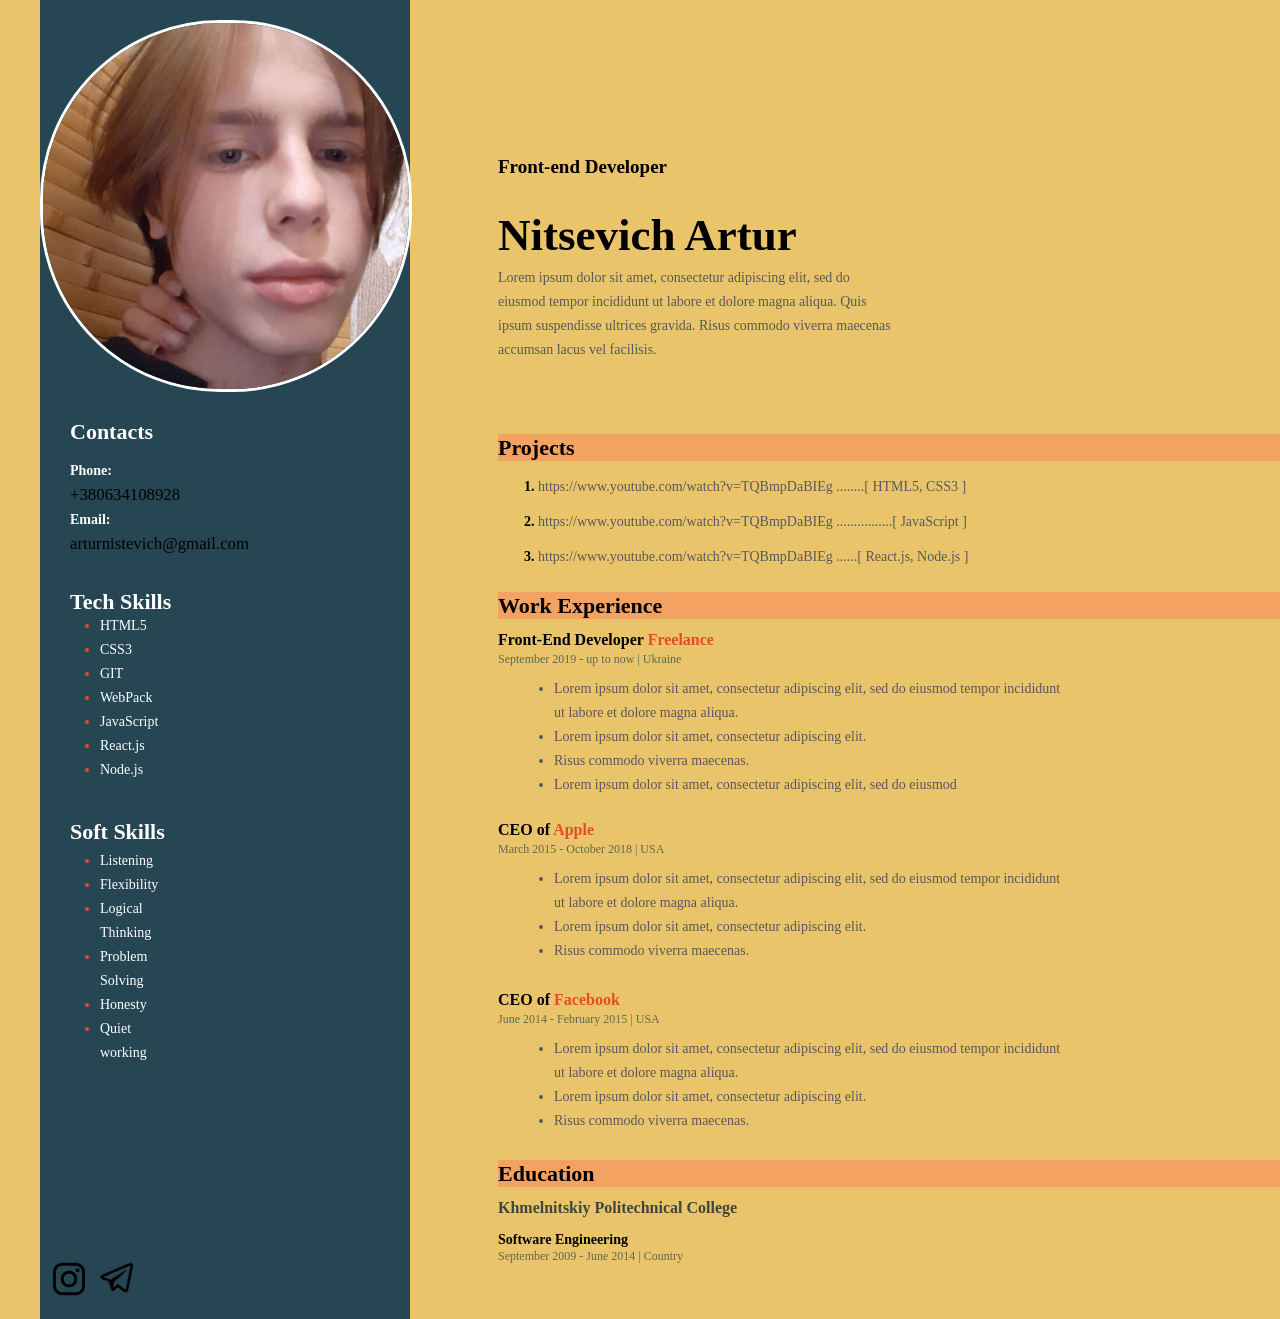
<file: index.html>
<!DOCTYPE html>
<html lang="en">
<head>
    <link rel="stylesheet" type="text/css" href="style.css">
    <link rel="shortcut icon" href="media/icon.jfif">
    <meta charset="UTF-8">
    <meta http-equiv="X-UA-Compatible" content="IE=edge">
    <meta name="viewport" content="width=device-width, initial-scale=1.0">
    <title>My Resume</title>
</head>
<body>
        <div>
            <div id="rectangle">
                <audio id="music" src="media/music/sound.m4a">music</audio>
                <aside><a onclick="document.getElementById('music').play();"><img id = "photo" src="media/photo.jpg"></a></aside>
                <div id="contacts">
                <h2>Contacts</h2>
                <p>Phone: <a href="tel: 380634108928" id="phone">+380634108928</a><br>Email: <a id="email"href="mailto: arturnistevich9@gmail.com">arturnistevich@gmail.com</a></p>
                </div>
                <h2 id="tech">Tech Skills</h2>
                <ul id = "tech_skills">
                    <li><span>HTML5</span></li>
                    <li><span>CSS3</span></li>
                    <li><span>GIT</span></li>
                    <li><span>WebPack</span></li>
                    <li><span>JavaScript</span></li>
                    <li><span>React.js</span></li>
                    <li><span>Node.js</span></li>
                </ul>

                <h2 id="soft">Soft Skills</h2>
                <ul id = "soft_skills">
                    <li><span>Listening</span></li>
                    <li><span>Flexibility</span></li>
                    <li><span>Logical Thinking</span></li>
                    <li><span>Problem Solving</span></li>
                    <li><span>Honesty</span></li>
                    <li><span>Quiet working</span></li>
                </ul>
                <div id="sn">
                    <a href="https://www.instagram.com/" target="_blank" rel="noreferrer" rel="noopener"><img id="instagram" src="media/insta.png" width="50px" height="auto"></img></a>
                    <a href="https://www.telegram.org/" target="_blank" rel="noreferrer" rel="noopener"><img id="telegram" src="media/tg.png" width="40px" height="auto"></img></a>
                     </div>
            </div>
            <div>
                <h2 id="occupation">Front-end Developer</h2>
                <h1 id="name">Nitsevich Artur</h1>
                <p id="text">Lorem ipsum dolor sit amet, consectetur adipiscing elit, sed do eiusmod tempor incididunt ut labore et dolore magna aliqua. Quis ipsum suspendisse ultrices gravida. Risus commodo viverra maecenas accumsan lacus vel facilisis. </p>
                
            </div>
            <div>
                <h3 id="projects">Projects</h3>
                <ol id="projects_list">
                    <li><p><a href="https://www.youtube.com/watch?v=TQBmpDaBIEg">https://www.youtube.com/watch?v=TQBmpDaBIEg</a> <span>........</span><span>[ HTML5, CSS3 ]</span></p></li>
                    <li><p><a href="https://www.youtube.com/watch?v=TQBmpDaBIEg">https://www.youtube.com/watch?v=TQBmpDaBIEg</a> <span>................</span><span>[ JavaScript ]</span></p></li>
                    <li><p><a href="https://www.youtube.com/watch?v=TQBmpDaBIEg">https://www.youtube.com/watch?v=TQBmpDaBIEg</a> <span>......</span><span>[ React.js, Node.js ]</span></p></li>
                </ol>   
            </div>
            <div>
                <h3 id="work_exp">Work Experience</h3>
                <div id="work_experience">
                    <div id="free">
                    <h4 id="freelance">Front-End Developer <span style="color: #E24D28;">Freelance</h4>
                    <p id = "september">September 2019 - up to now   |   Ukraine</p>
                    <ul>
                        <li>
                            Lorem ipsum dolor sit amet, consectetur adipiscing elit, sed do eiusmod tempor incididunt ut labore et dolore magna aliqua. 
                        </li>
                        <li>
                            Lorem ipsum dolor sit amet, consectetur adipiscing elit.
                        </li>
                        <li>
                            Risus commodo viverra maecenas. 
                        </li>
                        <li>
                            Lorem ipsum dolor sit amet, consectetur adipiscing elit, sed do eiusmod
                        </li>
                    </ul>
                    </div>
                    <div id="apple">
                        <h4 id="ceo_apple">CEO of <span style="color: #E24D28;">Apple</h4>
                        <p id="march">March 2015 - October 2018   |   USA</p>
                        <ul>
                            <li>
                                Lorem ipsum dolor sit amet, consectetur adipiscing elit, sed do eiusmod tempor incididunt ut labore et dolore magna aliqua. 
                            </li>
                            <li>
                                Lorem ipsum dolor sit amet, consectetur adipiscing elit.
                            </li>
                            <li>
                                Risus commodo viverra maecenas. 
                            </li>
                        </ul>
                    </div>
                    <div id="facebook">
                        <h4 id="ceo_face">CEO of <span style="color: #E24D28;">Facebook</h4>
                        <p id="june">June 2014 - February 2015   |   USA</p>
                        <ul>
                            <li>
                                Lorem ipsum dolor sit amet, consectetur adipiscing elit, sed do eiusmod tempor incididunt ut labore et dolore magna aliqua. 
                            </li>
                            <li>
                                Lorem ipsum dolor sit amet, consectetur adipiscing elit.
                            </li>
                            <li>
                                Risus commodo viverra maecenas. 
                            </li>
                        </ul>
                    </div>
                </div>
                <div>
                    
                </div>
                <div>
                </div>
                <!--Education-->
                <div id="education">
                    <h3 id="educ">Education</h3>
                    <h4 id="col">Khmelnitskiy Politechnical College</h4>
                    <h5 id="spec">Software Engineering</h5>
                    <p id="sept">September 2009 - June 2014   |   Country</p>
                </div>
            </div>
        <div>
</body>
</html>
</file>
<file: style.css>
body
{
    margin:0px;
    padding:0px;
}
#text
{
position: absolute;
width: 400px;
height: 120px;
left: 498px;
top: 252px;

font-family: Montserrat;
font-style: normal;
font-weight: normal;
font-size: 14px;
line-height: 24px;
color: #595959;
}
#name
{
position: absolute;
width: 342px;
height: 50px;
left: 498px;
top: 178px;

font-family: Montserrat;
font-style: normal;
font-weight: bold;
font-size: 45px;
line-height: 55px;
color: #000000;
}
#occupation
{
position: absolute;
width: 180px;
height: 17px;
left: 498px;
top: 142px;
    
font-family: Montserrat;
font-style: normal;
font-weight: bold;
font-size: 19px;
line-height: 17px;  
color: #000000;
}
#projects
{
position: absolute;
width: 908px;
height: 27px;
left: 498px;
top: 412px;
font-family: Montserrat;
font-style: normal;
font-weight: bold;
font-size: 22px;
line-height: 27px;
color: #000000;
background-color: #f4a261;
text-align:left;
}

#projects_list
{
position: absolute;
width: 600px;
height: 72px;
left: 498px;
top: 447px;

font-family: Montserrat;
font-style: normal;
font-weight: bold;
font-size: 14px;
line-height: 24px;
color: #000000;
}
#projects_list li p
{
font-family: Montserrat;
font-style: normal;
font-weight: normal;
font-size: 14px;
line-height: 19px;
color: #595959;
}
#projects_list li a
{
text-decoration: none;
font-family: Montserrat;
font-style: normal;
font-weight: normal;
font-size: 14px;
line-height: 19px;
color: #595959;
}




#work_exp
{
position: absolute;
width: 908px;
height: 27px;
left: 498px;
top: 570px;
font-family: Montserrat;
font-style: normal;
font-weight: bold;
font-size: 22px;
line-height: 27px;
color: #000000;
background-color: #f4a261;
text-align:left;
}
#freelance
{
position: absolute;
width: 262px;
height: 20px;
left: 498px;
top: 609px;

font-family: Montserrat;
font-style: normal;
font-weight: bold;
font-size: 16px;
line-height: 20px;
color: #000000;
}
#september
{
position: absolute;
width: 242px;
height: 15px;
left: 498px;
top: 640px;

font-family: Montserrat;
font-style: normal;
font-weight: normal;
font-size: 12px;
line-height: 15px;
color: #5D6A4E;
}
#free ul
{
position: absolute;
width: 509px;
height: 120px;
left: 514px;
top: 663px;

font-family: Montserrat;
font-style: normal;
font-weight: normal;
font-size: 14px;
line-height: 24px;
color: #595959;
}
#ceo_apple
{
position: absolute;
width: 245px;
height: 20px;
left: 498px;
top: 799px;

font-family: Montserrat;
font-style: normal;
font-weight: bold;
font-size: 16px;
line-height: 20px;
color: #000000;
}

#march
{
    position: absolute;
width: 228px;
height: 15px;
left: 498px;
top: 830px;

font-family: Montserrat;
font-style: normal;
font-weight: normal;
font-size: 12px;
line-height: 15px;
color: #5D6A4E;
}
#apple ul
{
    position: absolute;
width: 509px;
height: 96px;
left: 514px;
top: 853px;

font-family: Montserrat;
font-style: normal;
font-weight: normal;
font-size: 14px;
line-height: 24px;
color: #595959;
}
#ceo_face
{
position: absolute;
width: 238px;
height: 20px;
left: 498px;
top: 969px;

font-family: Montserrat;
font-style: normal;
font-weight: bold;
font-size: 16px;
line-height: 20px;
color: #000000;
}
#june
{
position: absolute;
width: 225px;
height: 15px;
left: 498px;
top: 1000px;

font-family: Montserrat;
font-style: normal;
font-weight: normal;
font-size: 12px;
line-height: 15px;
color: #5D6A4E;
}
#facebook ul
{
position: absolute;
width: 509px;
height: 72px;
left: 514px;
top: 1023px;

font-family: Montserrat;
font-style: normal;
font-weight: normal;
font-size: 14px;
line-height: 24px;
color: #595959;
}
#educ
{
position: absolute;
width: 908px;
height: 27px;
left: 498px;
top: 1138px;

font-family: Montserrat;
font-style: normal;
font-weight: bold;
font-size: 22px;
line-height: 27px;
background-color: #f4a261;
text-align:left;
color: #000000;
}
#col
{
position: absolute;
width: 327px;
height: 20px;
left: 498px;
top: 1177px;

font-family: Montserrat;
font-style: normal;
font-weight: bold;
font-size: 16px;
line-height: 20px;
color: #3F4739;
}
#spec
{
position: absolute;
width: 132px;
height: 17px;
left: 498px;
top: 1208px;

font-family: Montserrat;
font-style: normal;
font-weight: bold;
font-size: 14px;
line-height: 17px;
color: #000000;
}
#sept
{
position: absolute;
width: 242px;
height: 15px;
left: 498px;
top: 1237px;

font-family: Montserrat;
font-style: normal;
font-weight: normal;
font-size: 12px;
line-height: 15px;
color: #5D6A4E;
}
#rectangle
{
position: absolute;
width: 370px;
height: 1319px;
left: 40px;
top: 0px;

background: #264653;
}
#photo
{
    margin-top: 20px;
    width: 366px;
    object-fit:fill;
    border-radius:180px;
    border-color: #FFFFFF;
    border-style:solid;
}
html
{
    background-color: #e9c46a;
}
#contacts h2
{   position: absolute;
    width: 104px;
    height: 27px;
    left: 30px;
    top: 400px;
    font-family: Montserrat;
    font-style: normal;
    font-weight: bold;
    font-size: 22px;
    line-height: 27px;
    color: #FFFFFF;
}
#rectangle p
{
    position: absolute;
    width: 26px;
    height: 48px;
    left: 30px;
    top: 445px;
    
    font-family: Montserrat;
    font-style: normal;
    font-weight: bold;
    font-size: 14px;
    line-height: 24px;
    color: #FFFFFF;
}
#rectangle a
{

width: 157px;
height: 48px;
left: 106px;
top: 520px;

font-family: Montserrat;
font-style: normal;
font-weight: normal;
font-size: 14px;
line-height: 24px;
color: #1F201D;
text-decoration: none;
}

#tech
{
position: absolute;
width: 121px;
height: 27px;
left: 30px;
top: 570px;

font-family: Montserrat;
font-style: normal;
font-weight: bold;
font-size: 22px;
line-height: 27px;
color: #FFFFFF;
}
#tech_skills
{

position: absolute;
width: 72px;
height: 168px;
left: 20px;
top: 600px;

font-family: Montserrat;
font-style: normal;
font-weight: normal;
font-size: 14px;
line-height: 24px;
color: #FFFFFF;
}
#tech_skills li
{
    color: #E24D28;
}
#tech_skills span
{
    color: #FFFFFF;
}
#soft
{
position: absolute;
width: 113px;
height: 27px;
left: 30px;
top: 800px;

font-family: Montserrat;
font-style: normal;
font-weight: bold;
font-size: 22px;
line-height: 27px;
color: #FFFFFF;
}
#soft_skills
{
position: absolute;
width: 74px;
height: 96px;
left: 20px;
top: 835px;

font-family: Montserrat;
font-style: normal;
font-weight: normal;
font-size: 14px;
line-height: 24px;
color: #FFFFFF;
}
#soft_skills li
{
    color: #E24D28;
}
#soft_skills span
{
    color: #FFFFFF;
}
#contacts a
{
    font-size: larger;
    color:#000000;
    font-family:'Times New Roman', Times, serif;
}
#sn
{
    position:absolute;
    justify-content: flex-start;
    bottom:1%;
    left:1%;
}
#instagram
{
    position:static;
}

#telegram
{
    position:static;
}
#education
{
    width:100px;
}
</file>
